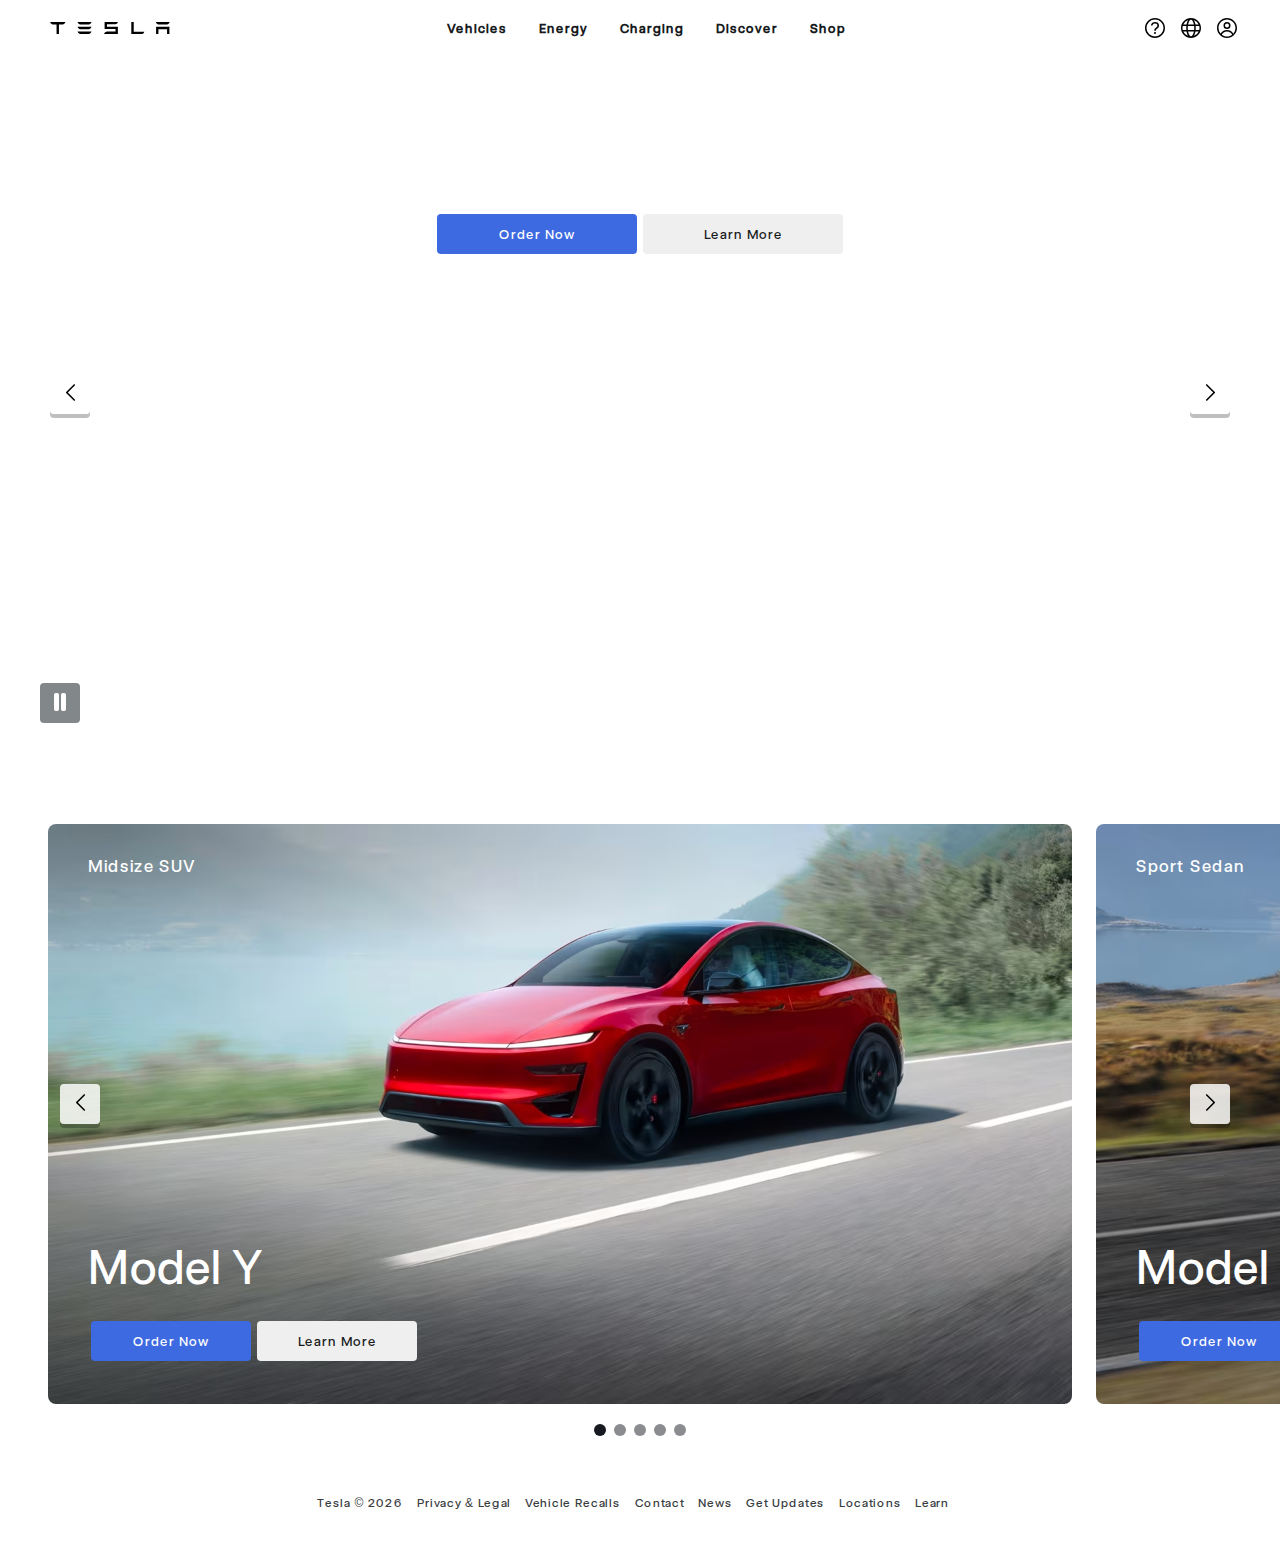
<file: index.html>
<!DOCTYPE html>
<html lang="en">
<head>
    <meta charset="UTF-8">
    <meta name="viewport" content="width=device-width, initial-scale=1.0">
    <title>Electric Cars, Solar & Clean Energy | Tesla</title>
    <link rel="stylesheet" href="style.css">
</head>
<body>

    <nav>
        <img class="tesla-logo" src="./resources/tesla-logo.svg" alt="Tesla Logo">

        <ul class="nav-items">
            <li> <button><span class="nav-item-text">Vehicles</span></button> </li>
            <li> <button><span class="nav-item-text">Energy</span></button> </li>
            <li> <button><span class="nav-item-text">Charging</span></button> </li>
            <li> <button><span class="nav-item-text">Discover</span></button> </li>
            <li> <button><span class="nav-item-text">Shop</span></button> </li>
        </ul>

        <div class="menu-items">
            <a class="menu-item" src=""><img src="./resources/help-icon.svg"></a>
            <a class="menu-item" src=""><img src="./resources/discover-icon.svg"></a>
            <a class="menu-item" src=""><img src="./resources/profile-icon.svg"></a>
        </div>
    </nav>

    <header>
        <video preload="none" poster="https://digitalassets.tesla.com/tesla-contents/image/upload/f_auto,q_auto/Homepage-Promo-Carousel-FSD-Supervised-Desktop-Poster.jpg" autoplay="" playsinline="" loop="" class="tcl-react-media__asset" crossorigin="" src="https://digitalassets.tesla.com/tesla-contents/video/upload/f_auto,q_auto:best/Homepage-Promo-Carousel-FSD-Supervised-Desktop.mp4"><source src="https://digitalassets.tesla.com/tesla-contents/video/upload/f_auto,q_auto:best/Homepage-Promo-Carousel-FSD-Supervised-Desktop.mp4" type="video/mp4"></video>
        <div class="content-overlay">
            <h1>Full Self-Driving (Supervised)</h1>
            <div class="sub-heading-container">
                <span class="sub-heading">One-Time Purchase Ends Feb 14</span>
            </div>
            <div class="action-btns">
                <button class="order-btn">Order Now</button>
                <button class="learn-btn">Learn More</button>
            </div>
            <div class="arrow-btns">
                <div class="arrow-left-btn">
                    <button><img class="arrow-img" src="./resources/left-arrow.svg" alt="Left Arrow"></button>
                </div>
                <div class="arrow-right-btn">
                    <button><img class="arrow-img" src="./resources/right-arrow.svg" alt="Right Arrow"></button>
                </div>
            </div>
            <div class="pause">
                <button>
                    <img src="./resources/pause.svg" alt="Pause/Play">
                </button>
            </div>
            <div class="multi-dots">
                <button><div class="circle"></div></button>
                <button><div class="circle inactive"></div></button>
                <button><div class="circle inactive"></div></button>
            </div>       
        </div>
        
    </header>

    <section class="car-cards-container">
        <!-- Model Y -->
        <div class="car-cards-carousel">
            <div class="car-card model-y">
                <div class="card-header">
                    <h5>Midsize SUV</h5>
                </div>
                <div class="card-footer">
                    <h1>Model Y</h1>
                    <div class="action-btns card-btns">
                        <button class="order-btn">Order Now</button>
                        <button class="learn-btn">Learn More</button>
                    </div>
                </div>
            </div>
            <!-- Model 3 -->
            <div class="car-card model-3">
                <div class="card-header">
                    <h5>Sport Sedan</h5>
                </div>
                <div class="card-footer">
                    <h1>Model 3</h1>
                    <div class="action-btns card-btns">
                        <button class="order-btn">Order Now</button>
                        <button class="learn-btn">Learn More</button>
                    </div>
                </div>
            </div>
            <!-- Cybertruck -->
            <div class="car-card cybertruck">
                <div class="card-header">
                    <h5>Utility Truck</h5>
                </div>
                <div class="card-footer">
                    <h1>Cybertruck</h1>
                    <div class="action-btns card-btns">
                        <button class="order-btn">Order Now</button>
                        <button class="learn-btn">Learn More</button>
                    </div>
                </div>
            </div>
            <!-- Model X -->
            <div class="car-card model-x">
                <div class="card-header">
                    <h5>Luxury SUV</h5>
                </div>
                <div class="card-footer">
                    <h1>Model X</h1>
                    <div class="action-btns card-btns">
                        <button class="order-btn">Order Now</button>
                        <button class="learn-btn">Learn More</button>
                    </div>
                </div>
            </div><!-- Model S -->
            <div class="car-card model-s">
                <div class="card-header">
                    <h5>Luxury Sedan</h5>
                </div>
                <div class="card-footer">
                    <h1>Model S</h1>
                    <div class="action-btns card-btns">
                        <button class="order-btn">Order Now</button>
                        <button class="learn-btn">Learn More</button>
                    </div>
                </div>
            </div>
        </div>
        <div class="cards-arrow-btn">
            <div class="cards-arrow-btn-left">
                <button><img class="arrow-img" src="./resources/left-arrow.svg" alt="Left Arrow"></button>
            </div>
            <div class="cards-arrow-btn-right">
                <button><img class="arrow-img" src="./resources/right-arrow.svg" alt="Right Arrow"></button>
            </div>
        </div> 

        <div class="multi-dots-dark">
            <button><div class="circle dark-circ"></div></button>
            <button><div class="circle dark-circ inactive-dark"></div></button>
            <button><div class="circle dark-circ inactive-dark"></div></button>
            <button><div class="circle dark-circ inactive-dark"></div></button>
            <button><div class="circle dark-circ inactive-dark"></div></button>
        </div>
    </section>

    <footer>
        <ul class="footer-items">
            <li><a href="https://www.tesla.com/about" target="_blank">Tesla &copy 2026</a></li>
            <li><a href="https://www.tesla.com/legal" target="_blank">Privacy & Legal</a></li>
            <li><a href="https://service.tesla.com/vin-recall-search" target="_blank">Vehicle Recalls</a></li>
            <li><a href="https://www.tesla.com/contact" target="_blank">Contact</a></li>
            <li><a href="https://www.tesla.com/blog" target="_blank">News</a></li>
            <li><a href="https://www.tesla.com/updates" target="_blank">Get Updates</a></li>
            <li><a href="https://www.tesla.com/findus/list" target="_blank">Locations</a></li>
            <li><a href="https://www.tesla.com/learn" target="_blank">Learn</a></li>
        </ul>
    </footer>

</body>
</html>
</file>
<file: style.css>
@font-face {
    font-family: "Universal Sans Display";
    src: url("UniversalSans/Universal-Sans-Display-450-Trial.ttf") format("truetype");
    font-weight: 450; /* Matches the weight in the filename */
    font-style: normal;
}

*{
    font-family: "Universal Sans Display", -apple-system, Arial, sans-serif;
    margin: 0;
    padding: 0;
}

/* --- */
/* Nav */
/* --- */

nav{
    position: sticky;
    top: 0;
    z-index: 100;
    background-color: white;
    overflow: hidden;
    height: 56px;
    line-height: 20px;
    display: flex;
    align-items: center;
    justify-content: space-between;
}

.tesla-logo {
    width: 120px;
    padding-left: 50px;
    cursor: pointer;
}

.nav-items {
    display: flex;
    list-style: none;
    align-items: center;
    justify-content: center;
    height: 100%;
    padding: 0px 8px;
}
.nav-items li{
    display: flex;
    justify-content: center;
    align-items: center;
    height: 32px;
}
.nav-items li button {
    padding: 4px 16px;
    height: 100%;
    width: 100%;
    text-decoration: none;
    color: rgb(23, 26, 32);
    background-color: white;
    border: none;
    cursor: pointer;
    transition: background-color 0.25s ease;
}
.nav-items li button:hover {
    background-color: #f0f0f0;
    border-radius: 5px;
    transition: background-color 0.7s ease;
}
.nav-item-text {
    font-size: 13px;
    font-weight: 600;
    letter-spacing: 1px;
}

.menu-items {
    display: flex;
    width: 120px;
    padding-right: 32px;
    margin-right: 5px;
    height: 100%;
    justify-content: flex-end;
    align-items: center;
}
.menu-items img {
    width: 24px;
}
.menu-item {
    width: 32px;
    height: 32px;
    margin-left: 4px;
    display: flex;
    align-content: center;
    justify-content: center;
    transition: background-color 0.25s ease;
}
.menu-items a:hover {
    cursor: pointer;
    background-color: #f0f0f0;
    transition: background-color 0.9s ease;
}

/* ------------ */
/* Hero Section */
/* ------------ */

header {
    height: 80vh;
    width: 100vw;
    position: relative;
}

header video {
    position: absolute;
    height: 80vh;
    width: 100vw;
    object-fit: cover;
    z-index: -1;
    filter: brightness(0.9);
    filter: contrast(105%);
}

.content-overlay {
    position: relative;
    padding-top: 50px;
    display: flex;
    flex-direction: column;
    align-items: center;
    position: relative;
    z-index: 1;
    /* padding: 48px 32px 32px 32px;
    margin-top: 0.7em; */
    color: white;
    width: 100%;
    height: 73vh;
}

h1 {
    font-weight: 500;
    font-size: 47px;
    line-height: 1.1;
    letter-spacing: 0.9px;
}
.sub-heading-container {
    margin-top: 6px;
}
.sub-heading {
    font-family: -apple-system, BlinkMacSystemFont, "Segoe UI", sans-serif;
    font-size: 20px;
    font-weight: 300;
    letter-spacing: 0.1px;
}

.action-btns {
    font-size: 14px;
    margin-top: 24px;
    display: flex;
}
.action-btns button {
    height: 40px;
    width: 200px;
    padding: 4px;
    margin: 3px;
    border-radius: 4px;
    border: none;
    cursor: pointer;
    letter-spacing: 0.9px;
}

.order-btn {
    background-color: rgb(62, 106, 225);
    color: white;
}
.order-btn:hover {
    background-color: #3457b1;
}
.learn-btn {
    color: rgb(23, 26, 32);
}
.learn-btn:hover {
    background-color: #eeeeee;
}

.arrow-btns {
    position: relative;
    display: flex;
    width: 100%;
    align-items: center;
    justify-content: space-between;
}
.arrow-btns button {
    background-color: #ffffffd5;
    height: 40px;
    width: 40px;
    border-radius: 4px;
    box-shadow: rgba(0, 0, 0, 0.25) 0px 4px;
    color: rgb(57, 60, 65);
    border: none;
    cursor: pointer;
}
.arrow-left-btn{
    position: absolute;
    left: 50px;
    top: 13vh;
}
.arrow-right-btn{
    position: absolute;
    right: 50px;
    top: 13vh;
}
.arrow-img {
    height: 25px;
}

.pause {
    position: absolute;
    bottom: 40px;
    left: 40px;
}
.pause button {
    padding: 4px;
    border: 2px;
    border-radius: 4px;
    width: 40px;
    height: 40px;
    background-color: #596163c0;
    cursor: pointer;
    transition: background-color 0.25s ease;
}
.pause button:hover {
    background-color: #424849c0;
    transition: background-color 0.7s ease;
}
.pause img {
    width: 24px;
    height: 24px;
    color: white;
}

.multi-dots {
    display: flex;
    position: absolute;
    bottom: 15px;
    /* top: calc(56px + 73vh - 40px);
    left: 50%; */
}
.multi-dots button {
    all: unset;
    cursor: pointer;
}
.multi-dots-dark {
    position: absolute;
    width: 100%;
    display: flex;
    align-items: center;
    justify-content: center;
    padding-top: 20px;
}
.multi-dots-dark button {
    all: unset;
    cursor: pointer;
}
.circle {
    background-color: white;
    width: 12px;
    height: 12px;
    border-radius: 50%;
    margin: 0px 4px;
}
.dark-circ {
    background-color: #161a20;
    width: 12px;
    height: 12px;
    border-radius: 50%;
    margin: 0px 4px;
}
.inactive {
    background-color: #ffffff80;
}
.inactive:hover{
    background-color: #ffffffa5;
}
.inactive-dark {
    background-color: #8b8c8f;
}
.inactive-dark:hover {
    background-color: #6a6b6d;
}

/* ----------------- */
/* Car Cards Section */
/* ----------------- */

.car-cards-container {
    margin-top: 48px;
    height: 664px;
    color: white;
    /* padding: 0px 0px 0px 48px; */
}

.car-cards-carousel {
    display: grid;
    grid-auto-flow: column;
    grid-auto-columns: 1024px;
    gap: 24px;
    overflow-x: scroll;
    padding: 0px 0px 0px 48px;
    scrollbar-gutter: stable;
}
/* Make the scrollabr visible with CSS */
.car-cards-carousel::-webkit-scrollbar {
    height: 8px;
}
.car-cards-carousel::-webkit-scrollbar-thumb {
    background: rgba(0, 0, 0, 0.25);
    border-radius: 5px;
}

.car-card {
    display: grid;
    grid-template-rows: 1fr;
    width: 1024px;
    height: 580px;
    border-radius: 8px;
}
.car-card .card-header {
    padding: 32px 40px;
}
.car-card .card-footer {
    display: flex;
    flex-direction: column;
    padding: 40px;
}
.car-card .card-footer .card-btns {
    display: flex;
    margin-top: 24px;
}
.car-card .card-footer .card-btns button {
    width: 160px;
}
h5 {
    font-size: 17px;
    letter-spacing: 1px;
    font-weight: 100;
}

.model-y {
    background: url("./resources/model-y-card.avif");
    background-repeat: no-repeat;
    background-size: contain;
}
.model-3 {
    background: url("./resources/model-3-card.avif");
    background-repeat: no-repeat;
    background-size: contain;
}
.cybertruck {
    background: url("./resources/cybertruck-card.avif");
    background-repeat: no-repeat;
    background-size: contain;
}
.model-x {
    background: url("./resources/model-x-card.avif");
    background-repeat: no-repeat;
    background-size: contain;
}
.model-s {
    background: url("./resources/model-s-card.avif");
    background-repeat: no-repeat;
    background-size: contain;
}

.cards-arrow-btn {
    position: relative;
    display: flex;
    width: 100%;
    align-items: center;
    justify-content: space-between;
}
.cards-arrow-btn button {
    background-color: #ffffffd5;
    height: 40px;
    width: 40px;
    border-radius: 4px;
    box-shadow: rgba(0, 0, 0, 0.25) 0px 4px;
    color: rgb(57, 60, 65);
    border: none;
    cursor: pointer;
}
.cards-arrow-btn-left {
    position: absolute;
    left: 60px;
    bottom: 280px;
}
.cards-arrow-btn-right {
    position: absolute;
    right: 50px;
    bottom: 280px;
}

/* ------ */
/* Footer */
/* ------ */

footer {
    height: 70px;
}

footer ul {
    display: flex;
    align-items: center;
    justify-content: center;
    list-style-type: none;
    font-size: 12px;
    font-weight: 400;
    letter-spacing: 0.7px;
}

footer ul li {
    padding: 8px 0px;
    margin-right: 14px;
}

footer ul li a {
    cursor: pointer;
    text-decoration: none;
    color: rgb(57, 60, 65);
}

/* ------------ */
/*  Responsive  */
/* ------------ */

@media (max-width: 768px) {
    .nav-items {
        display: none;
    }
    .tesla-logo {
        padding-left: 16px;
        width: 100px;
    }
    .menu-items {
        padding-right: 16px;
    }

    header,
    header video {
        height: 60vh;
    }
    .content-overlay {
        padding: 24px 16px;
    }
    h1 {
        font-size: 28px;
    }
    .sub-heading {
        font-size: 16px;
    }
    .action-btns {
        flex-direction: column;
        align-items: center;
    }
    .action-btns button {
        width: 100%;
        max-width: 280px;
    }

    .arrow-btns {
        left: 0;
        right: 0;
        padding: 0 12px;
    }
    .arrow-btns button {
        margin: 0;
    }

    .car-cards-container {
        height: auto;
        min-height: 400px;
        margin-top: 24px;
    }
    .car-cards-carousel {
        grid-auto-columns: min(100%, 400px);
        padding-left: 16px;
        gap: 16px;
    }
    .car-card {
        width: min(100%, 400px);
        height: 380px;
    }
    .car-card .card-header,
    .car-card .card-footer {
        padding: 20px;
    }

    footer ul {
        flex-wrap: wrap;
        justify-content: center;
        gap: 8px;
        padding: 16px;
        font-size: 11px;
    }
    footer ul li {
        margin-right: 0;
    }
}
</file>
